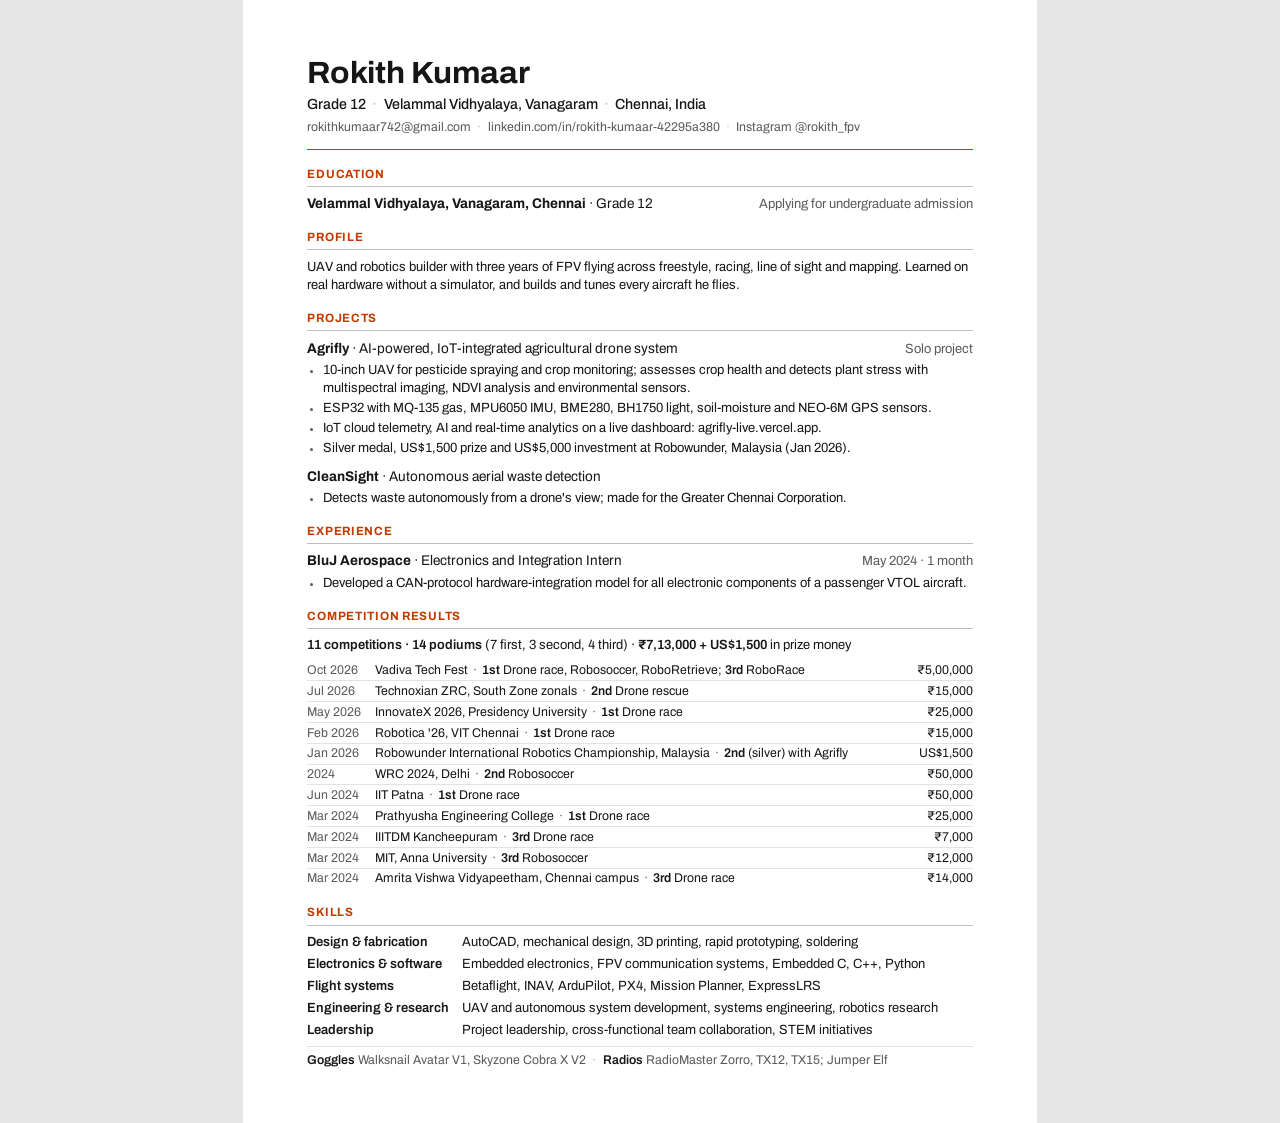
<file: cv.html>
<!DOCTYPE html>
<html lang="en">
<head>
  <meta charset="UTF-8">
  <meta name="viewport" content="width=device-width, initial-scale=1">
  <title>Rokith Kumaar – CV</title>
  <meta name="description" content="One-page CV of Rokith Kumaar, Grade 12 student, UAV and robotics builder from Chennai, India.">
  <link rel="preconnect" href="https://fonts.googleapis.com">
  <link rel="preconnect" href="https://fonts.gstatic.com" crossorigin>
  <link rel="stylesheet" href="https://fonts.googleapis.com/css2?family=Archivo:wdth,wght@62..125,400..800&display=swap">
  <style>
    /* Edit content below, then regenerate assets/Rokith-Kumaar-CV.pdf with headless Chrome:
       chrome --headless=new --no-pdf-header-footer --print-to-pdf="<absolute path>\assets\Rokith-Kumaar-CV.pdf" http://localhost:<port>/cv.html
       It must stay one A4 page. */
    @page { size: A4; margin: 0; }
    :root { --ink: #161616; --muted: #5a5a5a; --rule: #bdbdbd; --hair: #e2e2e2; --accent: #c23b00; }
    * { box-sizing: border-box; margin: 0; padding: 0; }
    html { background: #e6e6e6; }
    body {
      font-family: "Archivo", Arial, sans-serif; font-stretch: 96%;
      font-size: 10pt; line-height: 1.36; color: var(--ink);
      font-variant-numeric: tabular-nums lining-nums;
      background: #fff;
      width: 210mm; min-height: 297mm; margin: 0 auto; padding: 15mm 17mm 13mm;
      -webkit-print-color-adjust: exact; print-color-adjust: exact;
    }
    @media print { html { background: none; } body { margin: 0; min-height: 0; } }
    a { color: inherit; text-decoration: none; }
    b { font-weight: 600; }

    /* Header */
    header { padding-bottom: 3.4mm; border-bottom: 1.2pt solid var(--accent); }
    h1 { font-size: 23pt; font-weight: 700; font-stretch: 104%; letter-spacing: -0.01em; line-height: 1.05; }
    .standing { font-size: 11pt; font-weight: 500; margin-top: 1.6mm; }
    .contact { font-size: 9.5pt; color: var(--muted); margin-top: 1mm; }
    .sep { color: var(--rule); padding: 0 1.6mm; }
    td .sep { color: var(--muted); padding: 0 1.2mm; }

    /* Sections */
    section { margin-top: 4.2mm; }
    h2 {
      font-size: 9pt; font-weight: 700; text-transform: uppercase; letter-spacing: 0.06em;
      color: var(--accent); padding-bottom: 1mm; margin-bottom: 2mm; border-bottom: 0.5pt solid var(--rule);
    }
    .entry + .entry { margin-top: 2.6mm; }
    .head { display: flex; justify-content: space-between; align-items: baseline; gap: 6mm; }
    h3 { font-size: 10.5pt; font-weight: 700; }
    .role { font-weight: 400; }
    .when { color: var(--muted); white-space: nowrap; }
    .note { color: var(--muted); }
    ul { margin-top: 0.8mm; padding-left: 4.2mm; }
    li + li { margin-top: 0.5mm; }
    li::marker { color: var(--muted); font-size: 0.85em; }

    /* Results table */
    .tally { margin-bottom: 1.6mm; }
    table { width: 100%; border-collapse: collapse; font-size: 9.5pt; line-height: 1.3; }
    td { padding: 0.45mm 0; border-bottom: 0.4pt solid var(--hair); vertical-align: baseline; }
    tr:last-child td { border-bottom: 0; }
    td.d { width: 18mm; color: var(--muted); white-space: nowrap; }
    td.p { text-align: right; white-space: nowrap; padding-left: 4mm; }

    /* Skills */
    .skills { display: grid; grid-template-columns: 41mm 1fr; row-gap: 1mm; }
    .skills dt { font-weight: 600; }
    .kit { margin-top: 1.8mm; padding-top: 1.4mm; border-top: 0.4pt solid var(--hair); font-size: 9.5pt; color: var(--muted); }
    .kit b { color: var(--ink); }
  </style>
</head>
<body>
  <header>
    <h1>Rokith Kumaar</h1>
    <p class="standing">Grade 12<span class="sep">·</span>Velammal Vidhyalaya, Vanagaram<span class="sep">·</span>Chennai, India</p>
    <p class="contact"><a href="mailto:rokithkumaar742@gmail.com">rokithkumaar742@gmail.com</a><span class="sep">·</span><a href="https://www.linkedin.com/in/rokith-kumaar-42295a380/">linkedin.com/in/rokith-kumaar-42295a380</a><span class="sep">·</span><a href="https://www.instagram.com/rokith_fpv/">Instagram @rokith_fpv</a></p>
  </header>

  <section>
    <h2>Education</h2>
    <div class="head"><h3>Velammal Vidhyalaya, Vanagaram, Chennai <span class="role">· Grade 12</span></h3><span class="when">Applying for undergraduate admission</span></div>
  </section>

  <section>
    <h2>Profile</h2>
    <p>UAV and robotics builder with three years of FPV flying across freestyle, racing, line of sight and mapping. Learned on real hardware without a simulator, and builds and tunes every aircraft he flies.</p>
  </section>

  <section>
    <h2>Projects</h2>
    <div class="entry">
      <div class="head"><h3>Agrifly <span class="role">· AI-powered, IoT-integrated agricultural drone system</span></h3><span class="when">Solo project</span></div>
      <ul>
        <li>10-inch UAV for pesticide spraying and crop monitoring; assesses crop health and detects plant stress with multispectral imaging, NDVI analysis and environmental sensors.</li>
        <li>ESP32 with MQ-135 gas, MPU6050 IMU, BME280, BH1750 light, soil-moisture and NEO-6M GPS sensors.</li>
        <li>IoT cloud telemetry, AI and real-time analytics on a live dashboard: <a href="https://agrifly-live.vercel.app/">agrifly-live.vercel.app</a>.</li>
        <li>Silver medal, US$1,500 prize and US$5,000 investment at Robowunder, Malaysia (Jan 2026).</li>
      </ul>
    </div>
    <div class="entry">
      <div class="head"><h3>CleanSight <span class="role">· Autonomous aerial waste detection</span></h3></div>
      <ul>
        <li>Detects waste autonomously from a drone's view; made for the Greater Chennai Corporation.</li>
      </ul>
    </div>
  </section>

  <section>
    <h2>Experience</h2>
    <div class="entry">
      <div class="head"><h3>BluJ Aerospace <span class="role">· Electronics and Integration Intern</span></h3><span class="when">May 2024 · 1 month</span></div>
      <ul>
        <li>Developed a CAN-protocol hardware-integration model for all electronic components of a passenger VTOL aircraft.</li>
      </ul>
    </div>
  </section>

  <section>
    <h2>Competition results</h2>
    <p class="tally"><b>11 competitions · 14 podiums</b> (7 first, 3 second, 4 third) · <b>₹7,13,000 + US$1,500</b> in prize money</p>
    <table>
      <tr><td class="d">Oct 2026</td><td>Vadiva Tech Fest<span class="sep">·</span><b>1st</b> Drone race, Robosoccer, RoboRetrieve; <b>3rd</b> RoboRace</td><td class="p">₹5,00,000</td></tr>
      <tr><td class="d">Jul 2026</td><td>Technoxian ZRC, South Zone zonals<span class="sep">·</span><b>2nd</b> Drone rescue</td><td class="p">₹15,000</td></tr>
      <tr><td class="d">May 2026</td><td>InnovateX 2026, Presidency University<span class="sep">·</span><b>1st</b> Drone race</td><td class="p">₹25,000</td></tr>
      <tr><td class="d">Feb 2026</td><td>Robotica '26, VIT Chennai<span class="sep">·</span><b>1st</b> Drone race</td><td class="p">₹15,000</td></tr>
      <tr><td class="d">Jan 2026</td><td>Robowunder International Robotics Championship, Malaysia<span class="sep">·</span><b>2nd</b> (silver) with Agrifly</td><td class="p">US$1,500</td></tr>
      <tr><td class="d">2024</td><td>WRC 2024, Delhi<span class="sep">·</span><b>2nd</b> Robosoccer</td><td class="p">₹50,000</td></tr>
      <tr><td class="d">Jun 2024</td><td>IIT Patna<span class="sep">·</span><b>1st</b> Drone race</td><td class="p">₹50,000</td></tr>
      <tr><td class="d">Mar 2024</td><td>Prathyusha Engineering College<span class="sep">·</span><b>1st</b> Drone race</td><td class="p">₹25,000</td></tr>
      <tr><td class="d">Mar 2024</td><td>IIITDM Kancheepuram<span class="sep">·</span><b>3rd</b> Drone race</td><td class="p">₹7,000</td></tr>
      <tr><td class="d">Mar 2024</td><td>MIT, Anna University<span class="sep">·</span><b>3rd</b> Robosoccer</td><td class="p">₹12,000</td></tr>
      <tr><td class="d">Mar 2024</td><td>Amrita Vishwa Vidyapeetham, Chennai campus<span class="sep">·</span><b>3rd</b> Drone race</td><td class="p">₹14,000</td></tr>
    </table>
  </section>

  <section>
    <h2>Skills</h2>
    <dl class="skills">
      <dt>Design &amp; fabrication</dt><dd>AutoCAD, mechanical design, 3D printing, rapid prototyping, soldering</dd>
      <dt>Electronics &amp; software</dt><dd>Embedded electronics, FPV communication systems, Embedded C, C++, Python</dd>
      <dt>Flight systems</dt><dd>Betaflight, INAV, ArduPilot, PX4, Mission Planner, ExpressLRS</dd>
      <dt>Engineering &amp; research</dt><dd>UAV and autonomous system development, systems engineering, robotics research</dd>
      <dt>Leadership</dt><dd>Project leadership, cross-functional team collaboration, STEM initiatives</dd>
    </dl>
    <p class="kit"><b>Goggles</b> Walksnail Avatar V1, Skyzone Cobra X V2<span class="sep">·</span><b>Radios</b> RadioMaster Zorro, TX12, TX15; Jumper Elf</p>
  </section>
</body>
</html>
</file>
